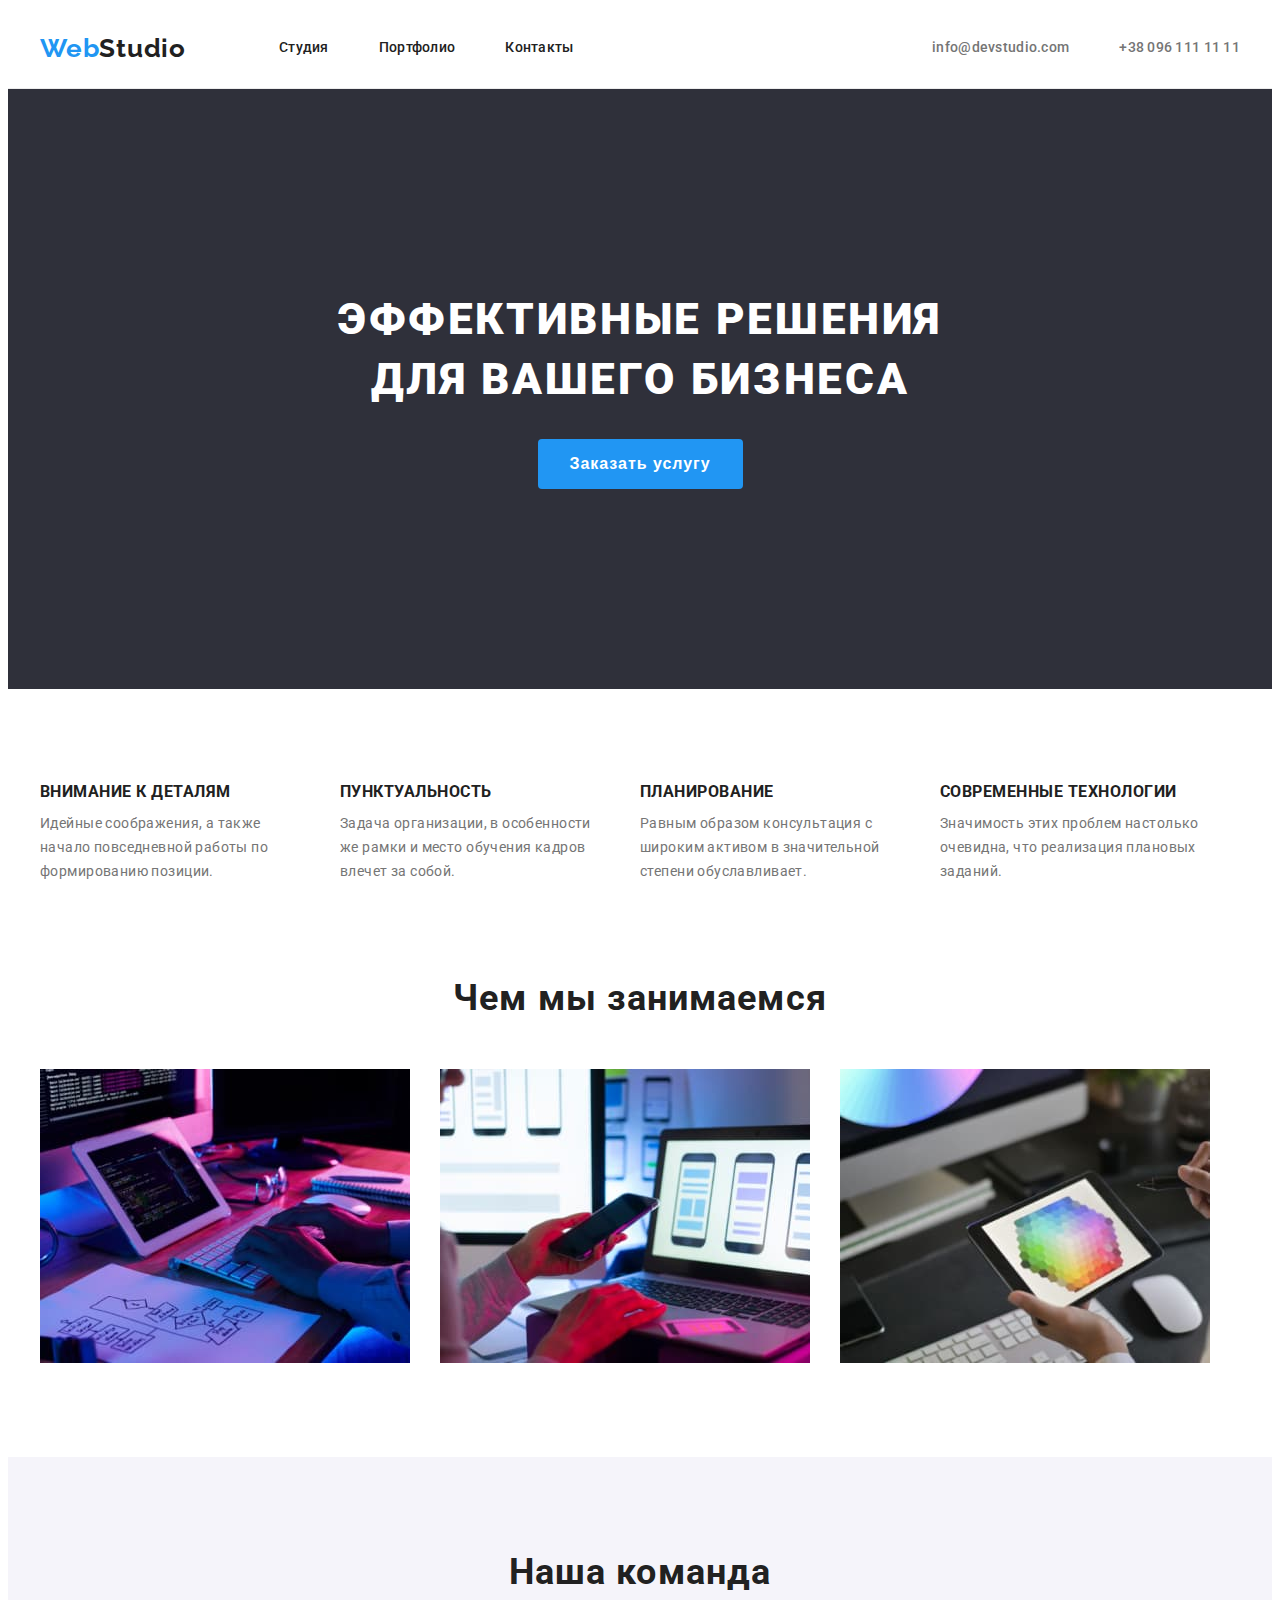
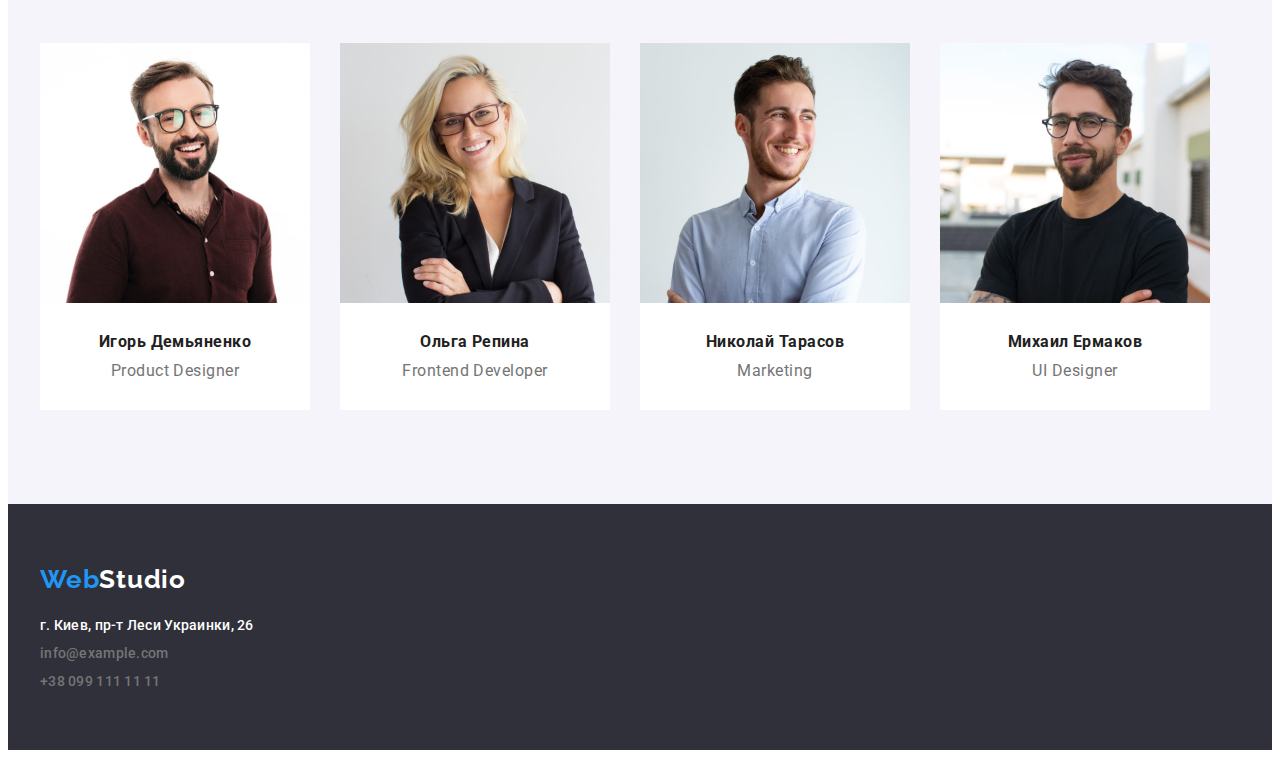
<file: index.html>
<!DOCTYPE html>
<html lang="ru">
  <head>
    <meta charset="UTF-8" />
    <meta http-equiv="X-UA-Compatible" content="IE=edge" />
    <meta name="viewport" content="width=device-width, initial-scale=1.0" />
    <title>WebStudio</title>
    <link
      rel="stylesheet"
      href="https://cdnjs.cloudflare.com/ajax/libs/modern-normalize/1.1.0/modern-normalize.min.css"
      integrity="sha512-wpPYUAdjBVSE4KJnH1VR1HeZfpl1ub8YT/NKx4PuQ5NmX2tKuGu6U/JRp5y+Y8XG2tV+wKQpNHVUX03MfMFn9Q=="
      crossorigin="anonymous"
      referrerpolicy="no-referrer"
    />
    <link rel="preconnect" href="https://fonts.googleapis.com" />
    <link rel="preconnect" href="https://fonts.gstatic.com" crossorigin />
    <link
      href="https://fonts.googleapis.com/css2?family=Raleway:wght@700&family=Roboto:wght@400;500;700;900&display=swap"
      rel="stylesheet"
    />
    <link rel="stylesheet" href="https://cdnjs.cloudflare.com/ajax/libs/modern-normalize/1.1.0/modern-normalize.min.css" integrity="sha512-wpPYUAdjBVSE4KJnH1VR1HeZfpl1ub8YT/NKx4PuQ5NmX2tKuGu6U/JRp5y+Y8XG2tV+wKQpNHVUX03MfMFn9Q==" crossorigin="anonymous" referrerpolicy="no-referrer" />
    <link rel="stylesheet" href="./css/style.css" />
  </head>
  <body>
    <header class="header">
      <div class="container header-container">
        <nav class="navigation">        
        <a class="logo-head" href="">Web<span class="logo-element">Studio</span></a>
        <ul class="navigation-list-first">
          <li class="nav-element"><a href="" class="link-head-one">Студия</a></li>
          <li class="nav-element"><a href="portfolio.html" class="link-head-one">Портфолио</a></li>
          <li class="nav-element"><a href="" class="link-head-one">Контакты</a></li>
        </ul>
      </nav>
      <ul class="navigation-list-second">
        <li class="nav-element"><a class="link-head" href="mailto:info@devstudio.com">info@devstudio.com</a></li>
        <li class="nav-element"><a class="link-head" href="tel:+380961111111">+38 096 111 11 11</a></li>
      </ul>      
      </div>      
    </header>
    <main>
      <section class="section-head">
        <div class="container">
        <h1 class="title">Эффективные решения для вашего бизнеса</h1>
        <button class="press-it" type="button">Заказать услугу</button>
        </div>
      </section>
      <section class="section">
        <div class="container">
          <h2 class="visually-hidden">description-</h2>
        <ul class="features">
          <li class="features-item">
            <h3 class="features-title">Внимание к деталям</h3>
            <p class="features-text">
              Идейные соображения, а также начало повседневной работы по формированию позиции.
            </p>
          </li>
          <li class="features-item">
            <h3 class="features-title">Пунктуальность</h3>
            <p class="features-text">
              Задача организации, в особенности же рамки и место обучения кадров влечет за собой.
            </p>
          </li>
          <li class="features-item">
            <h3 class="features-title">Планирование</h3>
            <p class="features-text">
              Равным образом консультация с широким активом в значительной степени обуславливает.
            </p>
          </li>
          <li class="features-item">
            <h3 class="features-title">Современные технологии</h3>
            <p class="features-text">
              Значимость этих проблем настолько очевидна, что реализация плановых заданий.
            </p>
          </li>
        </ul>
        </div>
      </section>
      <section class="section work-section">
        <div class="container">
        <h2 class="work-title">Чем мы занимаемся</h2>
        <ul class="work">
          <li class="work-item"><img src="./images/box_1.jpg" alt="разработка_по" width="370" height="294" /></li>
          <li class="work-item">
            <img
              src="./images/box_2.jpg"
              alt="разработка_по_для_мобильных"
              width="370"
              height="294"team-item      />
          </li>
          <li class="work-item">
            <img src="./images/box_3.jpg" alt="разработка_дизайна" width="370" height="294" />
          </li>
        </ul>
        </div>
      </section>
      <section class="section team-section">
        <div class="container">
        <h2 class="comand-title">Наша команда</h2>
        <ul class="team">
          <li class="team-item">
            <img src="./images/team/img_1.jpg" alt="Product_Designer" width="270" height="260" />
            <div class="card">
            <h3 class="team-title">Игорь Демьяненко</h3>
            <p class="team-text">Product Designer</p>
            </div>
          </li>
          <li class="team-item">            
            <img src="./images/team/img_2.jpg" alt="Frontend_Developer" width="270" height="260" />
            <div class="card">
            <h3 class="team-title">Ольга Репина</h3><p class="team-text">Frontend Developer</p>
            </div>
          </li>
          <li class="team-item">
            <img src="./images/team/img_3.jpg" alt="Marketing" width="270" height="260" />            
            <div class="card">
            <h3 class="team-title">Николай Тарасов</h3>
            <p class="team-text">Marketing</p>
            </div>
            </li>
          <li class="team-item">
            <img src="./images/team/img_4.jpg" alt="UI_Designer" width="270" height="260" />
            <div class="card">
            <h3 class="team-title">Михаил Ермаков</h3>
            <p class="team-text">UI Designer</p>
            </div>
          </li>
        </ul>
        </div>
      </section>
    </main>
    <footer class="foot">
      <div class="container">
      <a class="logo-foot" href="">Web<span class="logo-foot-element">Studio</span></a>
      <address class="address">
        <ul class="adress-id">
          <li class="adress-element">
            <a class="link-foot-color" href="https://goo.gl/maps/4eF4YuGWMqRtuZ2J6"
              >г. Киев, пр-т Леси Украинки, 26</a
            >
          </li>
          <li class="adress-element">
            <a class="link-foot" href="mailto:info@example.com">info@example.com</a>
          </li>
          <li class="adress-element">
            <a class="link-foot" href="tel:+380991111111">+38 099 111 11 11</a>
          </li>
          </div>
        </ul>
      </address>
    </footer>
  </body>
</html>
</file>
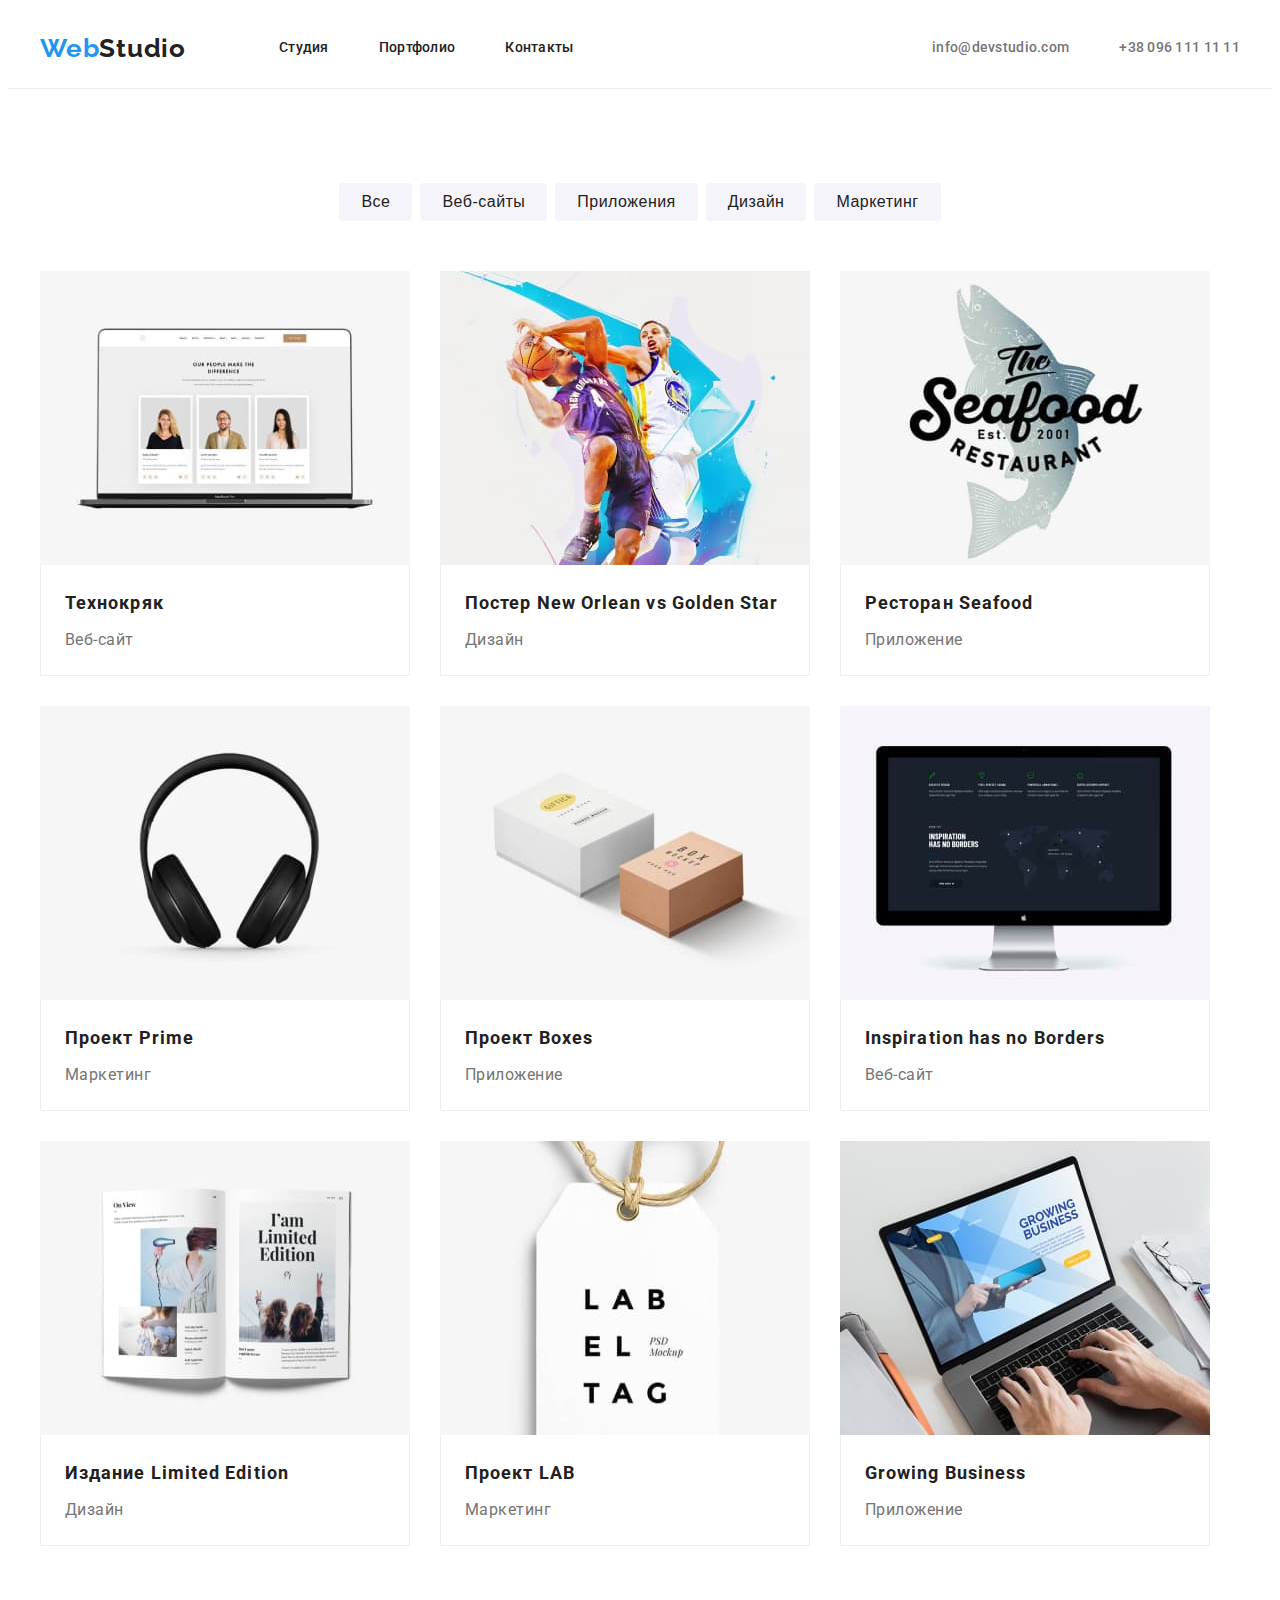
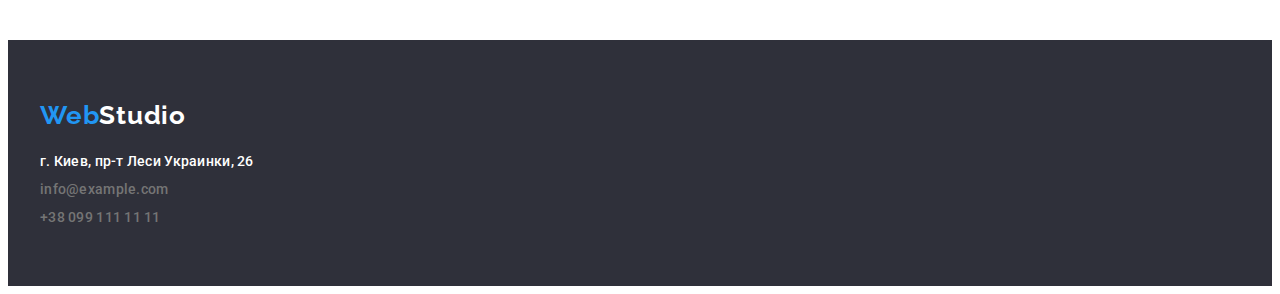
<file: portfolio.html>
<!DOCTYPE html>
<html lang="ru">
  <head>
    <meta charset="UTF-8" />
    <meta http-equiv="X-UA-Compatible" content="IE=edge" />
    <meta name="viewport" content="width=device-width, initial-scale=1.0" />
    <title>Portfolio</title>
    <link
      rel="stylesheet"
      href="https://cdnjs.cloudflare.com/ajax/libs/modern-normalize/1.1.0/modern-normalize.min.css"
      integrity="sha512-wpPYUAdjBVSE4KJnH1VR1HeZfpl1ub8YT/NKx4PuQ5NmX2tKuGu6U/JRp5y+Y8XG2tV+wKQpNHVUX03MfMFn9Q=="
      crossorigin="anonymous"
      referrerpolicy="no-referrer"
    />
    <link rel="preconnect" href="https://fonts.googleapis.com" />
    <link rel="preconnect" href="https://fonts.gstatic.com" crossorigin />
    <link
      href="https://fonts.googleapis.com/css2?family=Raleway:wght@700&family=Roboto:wght@400;500;700;900&display=swap"
      rel="stylesheet"
    />
    <link rel="stylesheet" href="./css/style.css" />
  </head>
  <body class="main-srift">
     <header class="header">
      <div class="container header-container">
        <nav class="navigation">        
        <a class="logo-head" href="">Web<span class="logo-element">Studio</span></a>
        <ul class="navigation-list-first">
          <li class="nav-element"><a href="index.html" class="link-head-one">Студия</a></li>
          <li class="nav-element"><a href="portfolio.html" class="link-head-one">Портфолио</a></li>
          <li class="nav-element"><a href="" class="link-head-one">Контакты</a></li>
        </ul>
      </nav>
      <ul class="navigation-list-second">
        <li class="nav-element"><a class="link-head" href="mailto:info@devstudio.com">info@devstudio.com</a></li>
        <li class="nav-element"><a class="link-head" href="tel:+380961111111">+38 096 111 11 11</a></li>
      </ul>      
      </div>      
    </header>
    <main>
      <section class="section">
        <div class="container">
        <h1 class="visually-hidden">WebStudio</h1>        
        <ul class="button-list">
          <li class="button-element">
            <button class="portfolio-button" type="button">Все</button>
          </li>
          <li class="button-element">
            <button class="portfolio-button" type="button">Веб-сайты</button>
          </li>
          <li class="button-element">
            <button class="portfolio-button" type="button">Приложения</button>
          </li>
          <li class="button-element">
            <button class="portfolio-button" type="button">Дизайн</button>
          </li>
          <li class="button-element">
            <button class="portfolio-button" type="button">Маркетинг</button>
          </li>
        </ul>               

        <ul class="portfolio-card">
          <li class="portfolio-item">
            <img src="./images/img1.jpg" alt="Технокряк" width="370" />
            <div class="card-box">
            <h2 class="card-name">Технокряк</h2>
            <p class="card-text">Веб-сайт</p>
            </div>
          </li>
          <li class="portfolio-item">
            <img src="./images/img2.jpg" alt="Постер New Orlean vs Golden Star" width="370" />
            <div class="card-box">
            <h2 class="card-name">Постер New Orlean vs Golden Star</h2>
            <p class="card-text">Дизайн</p>
            </div>
          </li>
          <li class="portfolio-item">
            <img src="./images/img3.jpg" alt="Ресторан Seafood" width="370" />
            <div class="card-box">
            <h2 class="card-name">Ресторан Seafood</h2>
            <p class="card-text">Приложение</p>
            </div>
          </li>
          <li class="portfolio-item">
            <img src="./images/img4.jpg" alt="Проект Prime" width="370" />
            <div class="card-box">
            <h2 class="card-name">Проект Prime</h2>
            <p class="card-text">Маркетинг</p>
            </div>
          </li>
          <li class="portfolio-item">
            <img src="./images/img5.jpg" alt="Проект Boxes" width="370" />
            <div class="card-box">
            <h2 class="card-name">Проект Boxes</h2>
            <p class="card-text">Приложение</p>
            </div>
          </li>
          <li class="portfolio-item">
            <img src="./images/img6.jpg" alt="Inspiration has no Borders" width="370" />
            <div class="card-box">
            <h2 class="card-name">Inspiration has no Borders</h2>
            <p class="card-text">Веб-сайт</p>
            </div>
          </li>
          <li class="portfolio-item">
            <img src="./images/img7.jpg" alt="Издание Limited Edition" width="370" />
            <div class="card-box">
            <h2 class="card-name">Издание Limited Edition</h2>
            <p class="card-text">Дизайн</p>
            </div>
          </li>
          <li class="portfolio-item">
            <img src="./images/img8.jpg" alt="Проект LAB" width="370" />
            <div class="card-box">
            <h2 class="card-name">Проект LAB</h2>
            <p class="card-text">Маркетинг</p>
            </div>
          </li>
          <li class="portfolio-item">
            <img src="./images/img9.jpg" alt="Growing Business" width="370" />
            <div class="card-box">
            <h2 class="card-name">Growing Business</h2>
            <p class="card-text">Приложение</p>
            </div>
          </li>
        </ul>
        </div>
      </section>
    </main>
    <footer class="foot">
      <div class="container">
      <a class="logo-foot" href="">Web<span class="logo-foot-element">Studio</span></a>
      <address class="address">
        <ul class="adress-id">
          <li class="adress-element">
            <a class="link-foot-color" href="https://goo.gl/maps/4eF4YuGWMqRtuZ2J6"
              >г. Киев, пр-т Леси Украинки, 26</a
            >
          </li>
          <li class="adress-element">
            <a class="link-foot" href="mailto:info@example.com">info@example.com</a>
          </li>
          <li class="adress-element">
            <a class="link-foot" href="tel:+380991111111">+38 099 111 11 11</a>
          </li>
          </div>
        </ul>
      </address>
    </footer>
  </body>
</html>
</file>
<file: css/style.css>
/*переменние основніх цветов*/
p,
h1,
h2,
h3,
h4,
h5,
ul {
  padding: 0px;
  margin: 0px;
}

:root {
  --blue-color: #2196f3;
  --white-color: #ffffff;
  --grey-color: #757575;
  --black-color: #212121;
}
body {
  font-family: roboto, sans-serif;
  color: var(--black-color);
}
/*container__________________________________COMMON-ELEMENTS__________________________________________container*/
.container {
  width: 1200px;
  padding-left: 15px;
  padding-right: 15px;
  margin: 0 auto; 
}
.section{
  padding: 94px 0;
}
.work,
.team {
  display: flex;
}
/*COMMON-ELEMENTS____________________________COMMON-ELEMENTS_________________________COMMON-ELEMENTS*/
/* header_______________________________________HEADER_______________________________header */
.header-container{   
  align-items: center;
  display:flex;
}
.header{  
  border-bottom: 1px solid #ECECEC;
}
.navigation {
  align-items: center;
  display: flex;
}
.navigation-list
{
  display: flex;
}
.navigation-list-first {
  margin-left: 93px;
  display: flex;
}
.navigation-list-second { 
  margin-left: auto;
  align-items: center;  
  display: flex;
}
.nav-element:not(:first-child) {   
  margin-left: 50px;
}
 
/*logo стиль*/
.logo-head,
.logo-foot {
  font-family: Raleway;
  font-weight: 700;
  font-size: 26px;
  line-height: 1.19;
  letter-spacing: 0.03em;
  color: var(--blue-color);
}
.logo-element {
  color: var(--black-color);
}
/* logo end */
.header {
  background-color: var(--white-color);
}
.navigation-one {
  font-weight: 500;
  font-size: 14px;
  line-height: calc(16 / 14);
  letter-spacing: 0.02em;
  color: var(--black-color);
}
.link-head-one:hover,
.link-head-one:focus,
.link-head:hover,
.link-head:focus,
.link-foot:hover,
.link-foot:focus,
.link-foot-color:hover,
.link-foot-color:focus {
  color: var(--blue-color);
}
.link-head,
.link-head-one {
  display: block;
  padding: 32px 0;
  font-weight: 500;
  font-size: 14px;
  line-height: 1.14;
  letter-spacing: 0.02em;
  text-decoration: none;
  color: var(--grey-color);
}
.link-head-one {
  color: var(--black-color);
/* header end _______________________________HEADER-END_______________________________header end*/
}

img{
  display: block;
  max-width: 100%;
  height: auto;
}
ul {
  list-style: none;
}
a {
  font-style: normal;
  text-decoration: none;
}
/* FIRST-BLOCK______________________________FIRST-BLOCK_____________________________FIRST-BLOCK*/
.section-head {
  padding: 200px 0;
  background-color: #2f303a;
}
.title {  
  width: 696px; 
  font-weight: 900;
  font-size: 44px;
  line-height: calc(60 / 44);
  text-align: center;
  letter-spacing: 0.06em;
  text-transform: uppercase;
  color: var(--white-color);
  margin-left: auto;
  margin-right: auto;
}
/* BUTTON_______________________________________BUTTON___________________________________BUTTON */
.portfolio-button 
{
  padding: 6px 22px;
  border-radius: 4px;
  border: transparent;
  font-weight: 500;
  font-size: 16px;
  line-height: calc(26 / 16);
  text-align: center;
  letter-spacing: 0.03em;
  color: var(--black-color);
  background-color: #f5f4fa;
}
.portfolio-button:hover,
.portfolio-button:focus {
  color: var(--white-color);
  background-color: var(--blue-color);
}
.press-it { 
  padding: 10px 32px;
  border-radius: 4px;
  border: transparent;
  margin-top: 30px; 
  margin-left: auto;
  margin-right: auto;
  font-weight: 700;
  font-size: 16px;
  line-height: 1.87;
  display: flex;
  align-items: center;
  text-align: center;
  letter-spacing: 0.06em;
  background-color: var(--blue-color);
  color: var(--white-color);
}

.press-it:hover,
.press-it:focus {
  color: var(--grey-color);
  background-color:#188CE8;
}
.portfolio-button,
.press-it {
cursor: pointer;
}
.button-list{ 
  justify-content: center;  
  margin-bottom: 50px;
  display: flex;
}
.button-element:not(:first-child){
  margin-left: 8px;
}
/*BUTTON-END________________________________________BUTTON_END___________________________________BUTTON-END*/
/*SECOND-BLOCK____________________________________SECOND-BLOCK__________________________________SECOND-BLOCK*/
.features {
  display: flex;
}
.features-item:not(:last-child){
  margin-right: 30px;
}
.features-item{
  width: 270px;
}
.features-text
 {  
   
  font-size: 14px;
  line-height: calc(24 / 14);
  letter-spacing: 0.03em;
  color: var(--grey-color);
}
/*SECOND-BLOCK-END_______________________________SECOND-BLOCK-END_________________________SECOND-BLOCK-END*/
/*THIRD-BLOCK____________________________________THIRD-BLOCK____________________________THIRD-BLOCK*/
.work-item:not(:first-child), .team-item:not(:first-child){
  margin-left: 30px;
}
.work-section{
  padding-top: 0px;
}
.portfolio-card /* portfolio-card*/
{
  display: flex;
  flex-wrap: wrap; 
}
.portfolio-item:nth-child(n+4){
  margin-top: 30px;
}
.portfolio-item /* porfolio-card */
{
    margin-left: 30px; 
}
.portfolio-item:nth-child(3n+1) /* porfolio-card */
{
  margin-left: 0px;
}

.card-box /* card-box-conteiner-portfolio */
{   
  border-bottom-width: 1px;
  border-bottom-style: solid;
  border-bottom-color: #EEEEEE;
 
  border-left-width: 1px;
  border-left-style:solid ;
  border-left-color: #EEEEEE;

  border-right-style: solid;
  border-right-width: 1px;  
  border-right-color: #EEEEEE;

  padding: 20px 24px; 
}
.card-text /* p-portfolio */
 {
  font-size: 16px;
  line-height: calc(30 / 16);
  letter-spacing: 0.03em;
  color: var(--grey-color);
}
.card-name /* portfolio h2*/
{
  margin-bottom: 4px;
  font-weight: 700;
  font-size: 18px;
  line-height: 2;
  letter-spacing: 0.06em;
}
/*BLOCK-FOUR____________________________________BLOCK-FOUR_________________________________________BLOCK-FOUR*/
.team-section{  
  background: #F5F4FA;
}
.team-item:not(:first-child){  
  margin-left: 30px;
}
.team-text {
  font-size: 16px;
  line-height: calc(19 / 16);
  text-align: center;
  letter-spacing: 0.03em;
  color: var(--grey-color);
}
.work-title,   /*H2*/
.comand-title {  
  margin-bottom: 50px;
  font-weight: 700;
  font-size: 36px;
  line-height: calc(42 / 36);
  text-align: center;
  letter-spacing: 0.03em;
  color: var(--black-color);
}
.features-title,   /*H3*/
.team-title {     
  margin-bottom: 10px;
  font-weight: 700;
  font-size: 16px;
  line-height: calc(16 / 14);
  letter-spacing: 0.03em;
}
.features-title{
  text-transform: uppercase;
}
.card /*team-card-conteiner*/
{ 
  background-color: var(--white-color);    
  text-align: center;
   padding: 30px 0;   
}
/* body end ____________________________________________________________________body-end */
/*Footer */
.foot {
  padding: 60px 0; 
  font-style: normal;
  background: #2f303a;
}
.address{
  margin-top: 20px;
}
.link-foot,
.link-foot-color{
  font-weight: 500;
  font-size: 14px;
  line-height: 1.14;
  letter-spacing: 0.02em;
  text-decoration: none;
  color: var(--grey-color);
}
.adress-element:not(:first-child){
  margin-top: 9px;
}

.link-foot-color {  
  color: var(--white-color);
}
.foot-color {
  font-style: normal;
  font-family: roboto;
  font-weight: normal;
  font-size: 14px;
  line-height: calc(24 / 14);
  letter-spacing: 0.03em;
  color: rgba(255, 255, 255, 0.6);
}
.logo-foot-element {
  color: var(--white-color);
}
.visually-hidden {
  position: absolute;
  width: 1px;
  height: 1px;
  margin: -1px;
  border: 0;
  padding: 0;
  white-space: nowrap;
  clip-path: inset(100%);
  clip: rect(0 0 0 0);
  overflow: hidden;
}
</file>
